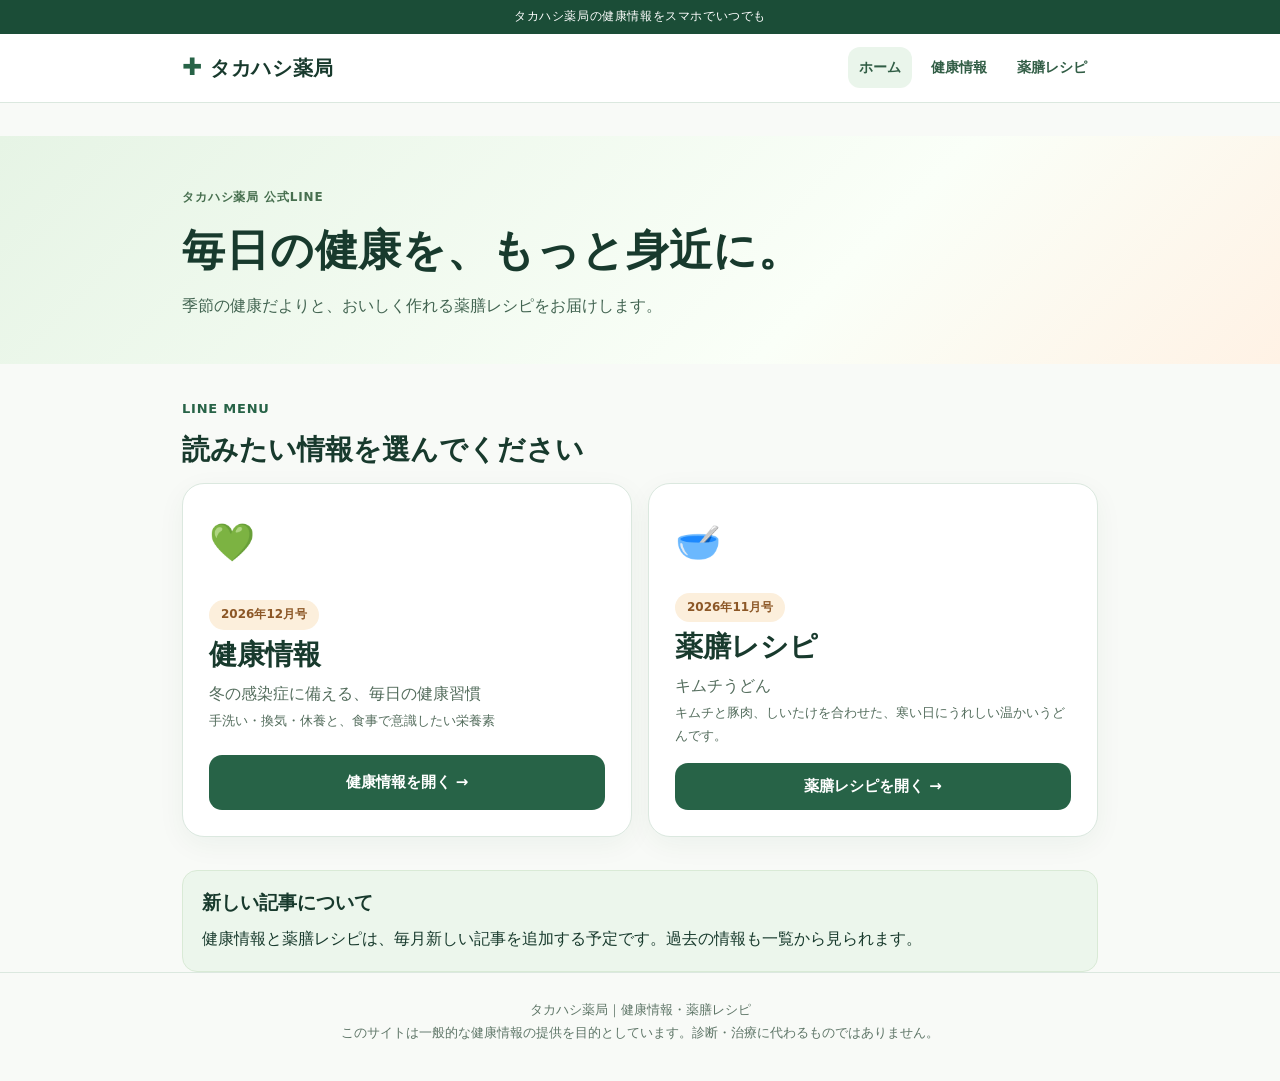
<file: docs/index.html>
<!DOCTYPE html><html lang="ja"><head><meta charset="utf-8"><meta name="viewport" content="width=device-width, initial-scale=1"><meta name="theme-color" content="#1b4d37"><meta name="description" content="健康情報・薬膳レシピ"><title>健康情報・薬膳レシピ | タカハシ薬局</title><link rel="stylesheet" href="./assets/style.css"></head>
<body><div class="ribbon">タカハシ薬局の健康情報をスマホでいつでも</div><header><div class="wrap head"><a class="brand" href="./index.html"><em>✚</em> タカハシ薬局</a><nav aria-label="メインメニュー"><a href="./index.html" aria-current=page>ホーム</a><a href="./health/" >健康情報</a><a href="./recipes/" >薬膳レシピ</a></nav></div></header>
<section class="hero"><div class="wrap"><span class="tag">タカハシ薬局 公式LINE</span><h1>毎日の健康を、もっと身近に。</h1><p class="lead">季節の健康だよりと、おいしく作れる薬膳レシピをお届けします。</p></div></section><main class="wrap"><section><p class="sectionlabel">LINE MENU</p><h2>読みたい情報を選んでください</h2><div class="grid"><article class="card feature"><div class="label">💚</div><div><span class="issue">2026年12月号</span><h2>健康情報</h2><p>冬の感染症に備える、毎日の健康習慣</p><p class="small">手洗い・換気・休養と、食事で意識したい栄養素</p></div><a class="btn" href="health/">健康情報を開く →</a></article><article class="card feature"><div class="label">🥣</div><div><span class="issue">2026年11月号</span><h2>薬膳レシピ</h2><p>キムチうどん</p><p class="small">キムチと豚肉、しいたけを合わせた、寒い日にうれしい温かいうどんです。</p></div><a class="btn" href="recipes/">薬膳レシピを開く →</a></article></div></section><section class="info"><h3>新しい記事について</h3><p>健康情報と薬膳レシピは、毎月新しい記事を追加する予定です。過去の情報も一覧から見られます。</p></section></main>
<footer class="footer"><div class="wrap">タカハシ薬局｜健康情報・薬膳レシピ<br>このサイトは一般的な健康情報の提供を目的としています。診断・治療に代わるものではありません。</div></footer><div class="mobilebar" aria-label="スマホメニュー"><a href="./index.html"><span>🏠</span>ホーム</a><a href="./health/"><span>💚</span>健康情報</a><a href="./recipes/"><span>🥣</span>薬膳レシピ</a></div>
<script>document.querySelectorAll('[data-filter]').forEach(input=>input.addEventListener('input',()=>{const q=input.value.trim().toLowerCase();document.querySelectorAll('[data-search]').forEach(card=>{card.hidden=!card.dataset.search.toLowerCase().includes(q)})}));</script>
</body></html>
</file>
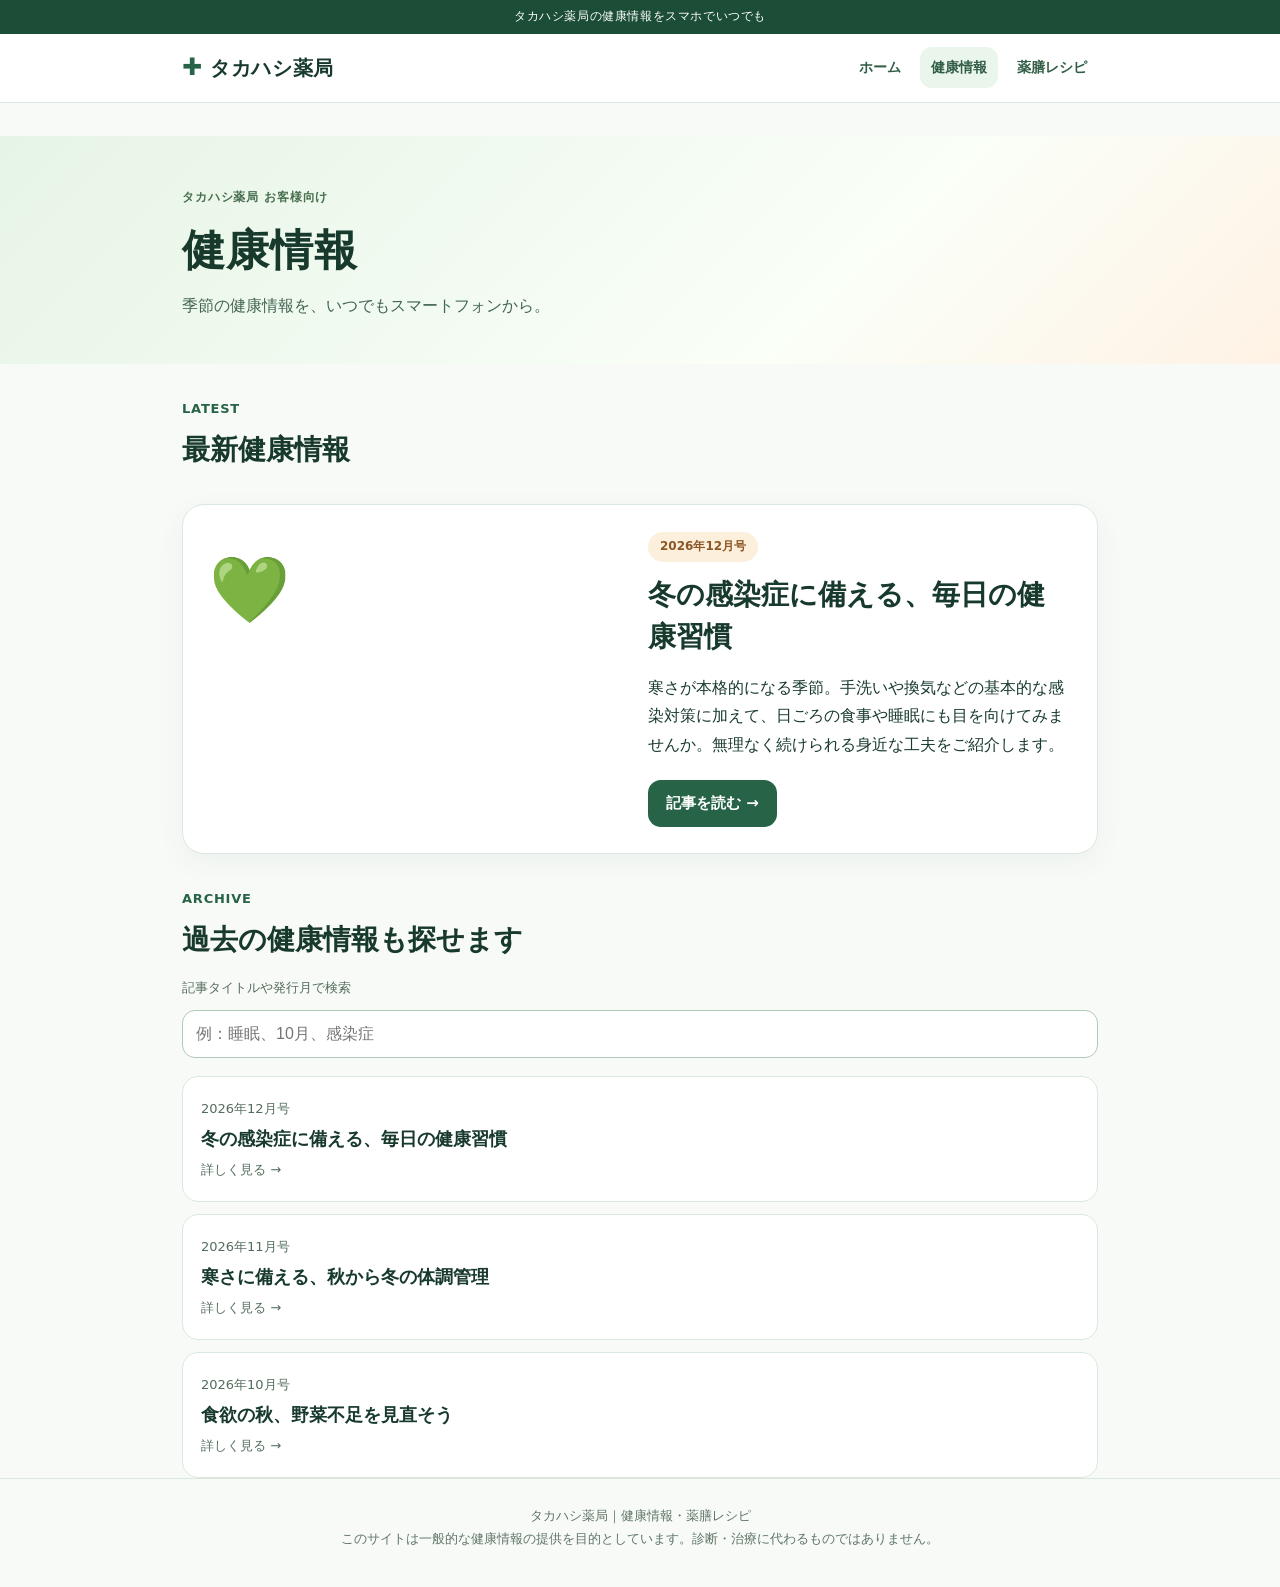
<file: docs/health/index.html>
<!DOCTYPE html><html lang="ja"><head><meta charset="utf-8"><meta name="viewport" content="width=device-width, initial-scale=1"><meta name="theme-color" content="#1b4d37"><meta name="description" content="健康情報"><title>健康情報 | タカハシ薬局</title><link rel="stylesheet" href="../assets/style.css"></head>
<body><div class="ribbon">タカハシ薬局の健康情報をスマホでいつでも</div><header><div class="wrap head"><a class="brand" href="../index.html"><em>✚</em> タカハシ薬局</a><nav aria-label="メインメニュー"><a href="../index.html" >ホーム</a><a href="../health/" aria-current=page>健康情報</a><a href="../recipes/" >薬膳レシピ</a></nav></div></header>
<section class="hero"><div class="wrap"><span class="tag">タカハシ薬局 お客様向け</span><h1>健康情報</h1><p class="lead">季節の健康情報を、いつでもスマートフォンから。</p></div></section><main class="wrap"><section><p class="sectionlabel">LATEST</p><h2>最新健康情報</h2><section class="card"><div class="grid"><div><div style="font-size:65px">💚</div></div><div><span class="issue">2026年12月号</span><h2 style="margin-top:12px">冬の感染症に備える、毎日の健康習慣</h2><p>寒さが本格的になる季節。手洗いや換気などの基本的な感染対策に加えて、日ごろの食事や睡眠にも目を向けてみませんか。無理なく続けられる身近な工夫をご紹介します。</p><div class="cta"><a class="btn" href="winter-health-202612.html">記事を読む →</a></div></div></div></section></section><section id="backnumber" style="scroll-margin-top:85px"><p class="sectionlabel">ARCHIVE</p><h2>過去の健康情報も探せます</h2><label for="search" class="small muted">記事タイトルや発行月で検索</label><input id="search" class="search" data-filter type="search" placeholder="例：睡眠、10月、感染症" autocomplete="off"><div class="article-list"><a data-search="2026年12月号 冬の感染症に備える、毎日の健康習慣 寒さが本格的になる季節。手洗いや換気などの基本的な感染対策に加えて、日ごろの食事や睡眠にも目を向けてみませんか。無理なく続けられる身近な工夫をご紹介します。" href="winter-health-202612.html"><span class="small">2026年12月号</span><strong>冬の感染症に備える、毎日の健康習慣</strong><span class="small">詳しく見る →</span></a><a data-search="2026年11月号 寒さに備える 秋から冬の体調管理 冷え 温活 たんぱく質 ビタミン" href="cold-care-202611.html"><span class="small">2026年11月号</span><strong>寒さに備える、秋から冬の体調管理</strong><span class="small">詳しく見る →</span></a><a data-search="2026年10月号 食欲の秋 野菜不足を見直そう 食物繊維 ビタミンC βカロテン プログリーン" href="autumn-sleep-202610.html"><span class="small">2026年10月号</span><strong>食欲の秋、野菜不足を見直そう</strong><span class="small">詳しく見る →</span></a></div></section></main>
<footer class="footer"><div class="wrap">タカハシ薬局｜健康情報・薬膳レシピ<br>このサイトは一般的な健康情報の提供を目的としています。診断・治療に代わるものではありません。</div></footer><div class="mobilebar" aria-label="スマホメニュー"><a href="../index.html"><span>🏠</span>ホーム</a><a href="../health/"><span>💚</span>健康情報</a><a href="../recipes/"><span>🥣</span>薬膳レシピ</a></div>
<script>document.querySelectorAll('[data-filter]').forEach(input=>input.addEventListener('input',()=>{const q=input.value.trim().toLowerCase();document.querySelectorAll('[data-search]').forEach(card=>{card.hidden=!card.dataset.search.toLowerCase().includes(q)})}));</script>
</body></html>
</file>
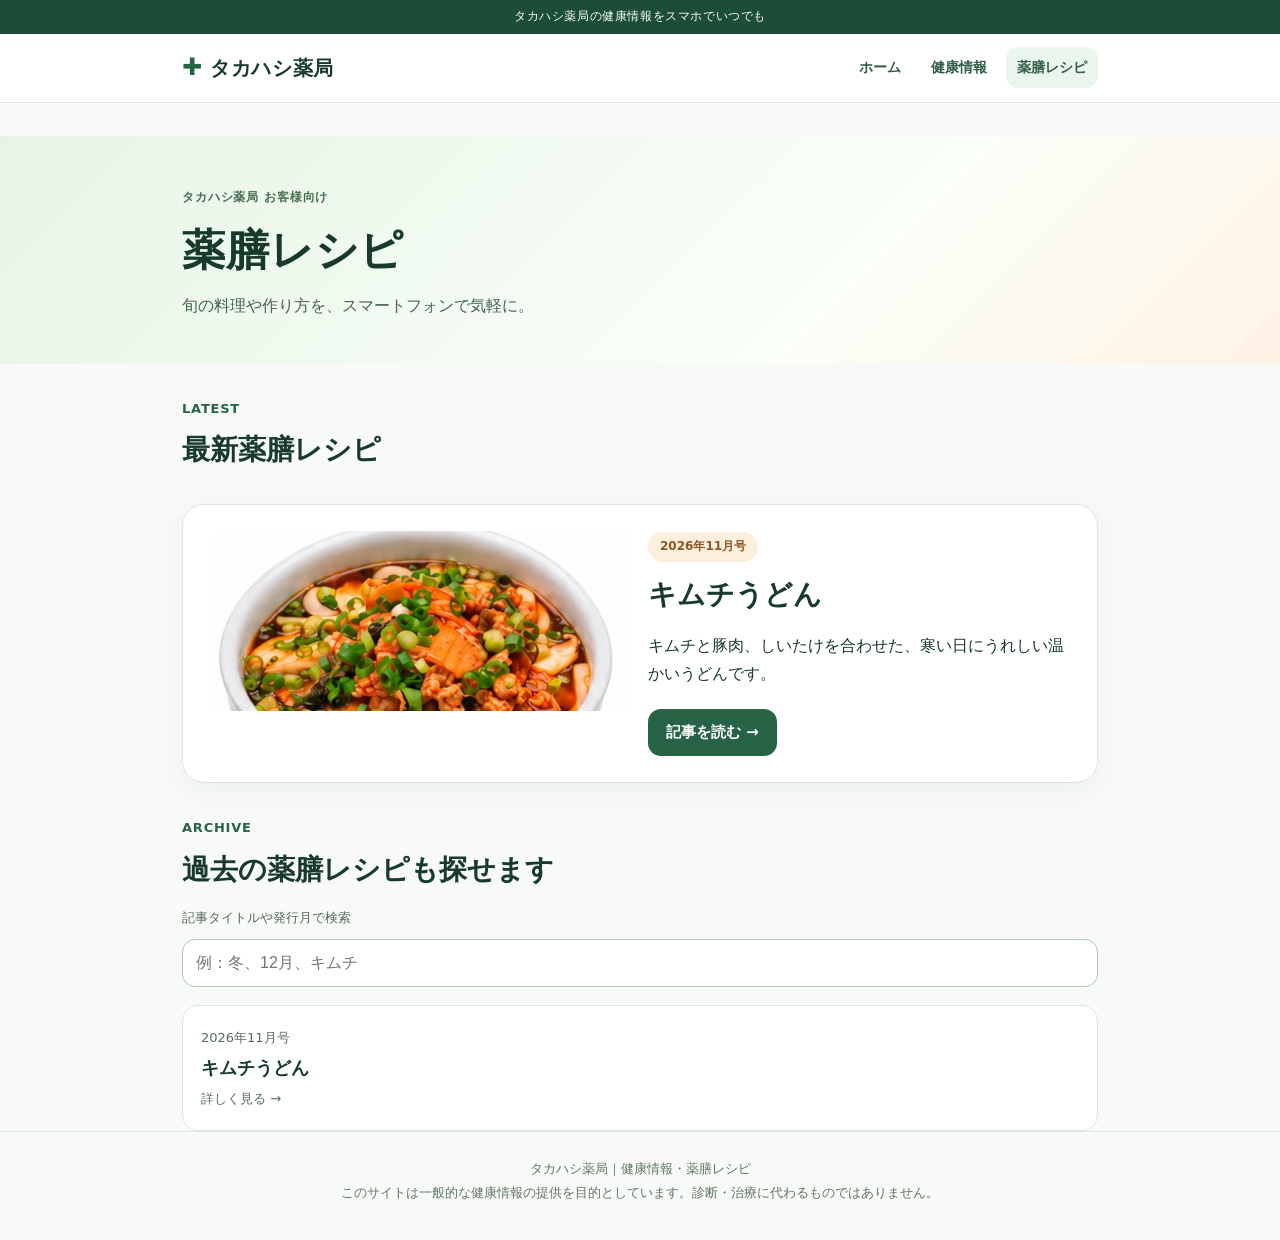
<file: docs/recipes/index.html>
<!DOCTYPE html><html lang="ja"><head><meta charset="utf-8"><meta name="viewport" content="width=device-width, initial-scale=1"><meta name="theme-color" content="#1b4d37"><meta name="description" content="薬膳レシピ"><title>薬膳レシピ | タカハシ薬局</title><link rel="stylesheet" href="../assets/style.css"></head>
<body><div class="ribbon">タカハシ薬局の健康情報をスマホでいつでも</div><header><div class="wrap head"><a class="brand" href="../index.html"><em>✚</em> タカハシ薬局</a><nav aria-label="メインメニュー"><a href="../index.html" >ホーム</a><a href="../health/" >健康情報</a><a href="../recipes/" aria-current=page>薬膳レシピ</a></nav></div></header>
<section class="hero"><div class="wrap"><span class="tag">タカハシ薬局 お客様向け</span><h1>薬膳レシピ</h1><p class="lead">旬の料理や作り方を、スマートフォンで気軽に。</p></div></section><main class="wrap"><section><p class="sectionlabel">LATEST</p><h2>最新薬膳レシピ</h2><section class="card"><div class="grid"><div><img class="recipe-card-img" src="../assets/kimchi_udon.jpg" alt="キムチうどん"></div><div><span class="issue">2026年11月号</span><h2 style="margin-top:12px">キムチうどん</h2><p>キムチと豚肉、しいたけを合わせた、寒い日にうれしい温かいうどんです。</p><div class="cta"><a class="btn" href="kimchi-udon-202611.html">記事を読む →</a></div></div></div></section></section><section><p class="sectionlabel">ARCHIVE</p><h2>過去の薬膳レシピも探せます</h2><label for="search" class="small muted">記事タイトルや発行月で検索</label><input id="search" class="search" data-filter type="search" placeholder="例：冬、12月、キムチ" autocomplete="off"><div class="article-list"><a data-search="2026年11月号 キムチうどん キムチと豚肉、しいたけを合わせた、寒い日にうれしい温かいうどんです。" href="kimchi-udon-202611.html"><span class="small">2026年11月号</span><strong>キムチうどん</strong><span class="small">詳しく見る →</span></a></div></section></main>
<footer class="footer"><div class="wrap">タカハシ薬局｜健康情報・薬膳レシピ<br>このサイトは一般的な健康情報の提供を目的としています。診断・治療に代わるものではありません。</div></footer><div class="mobilebar" aria-label="スマホメニュー"><a href="../index.html"><span>🏠</span>ホーム</a><a href="../health/"><span>💚</span>健康情報</a><a href="../recipes/"><span>🥣</span>薬膳レシピ</a></div>
<script>document.querySelectorAll('[data-filter]').forEach(input=>input.addEventListener('input',()=>{const q=input.value.trim().toLowerCase();document.querySelectorAll('[data-search]').forEach(card=>{card.hidden=!card.dataset.search.toLowerCase().includes(q)})}));</script>
</body></html>
</file>
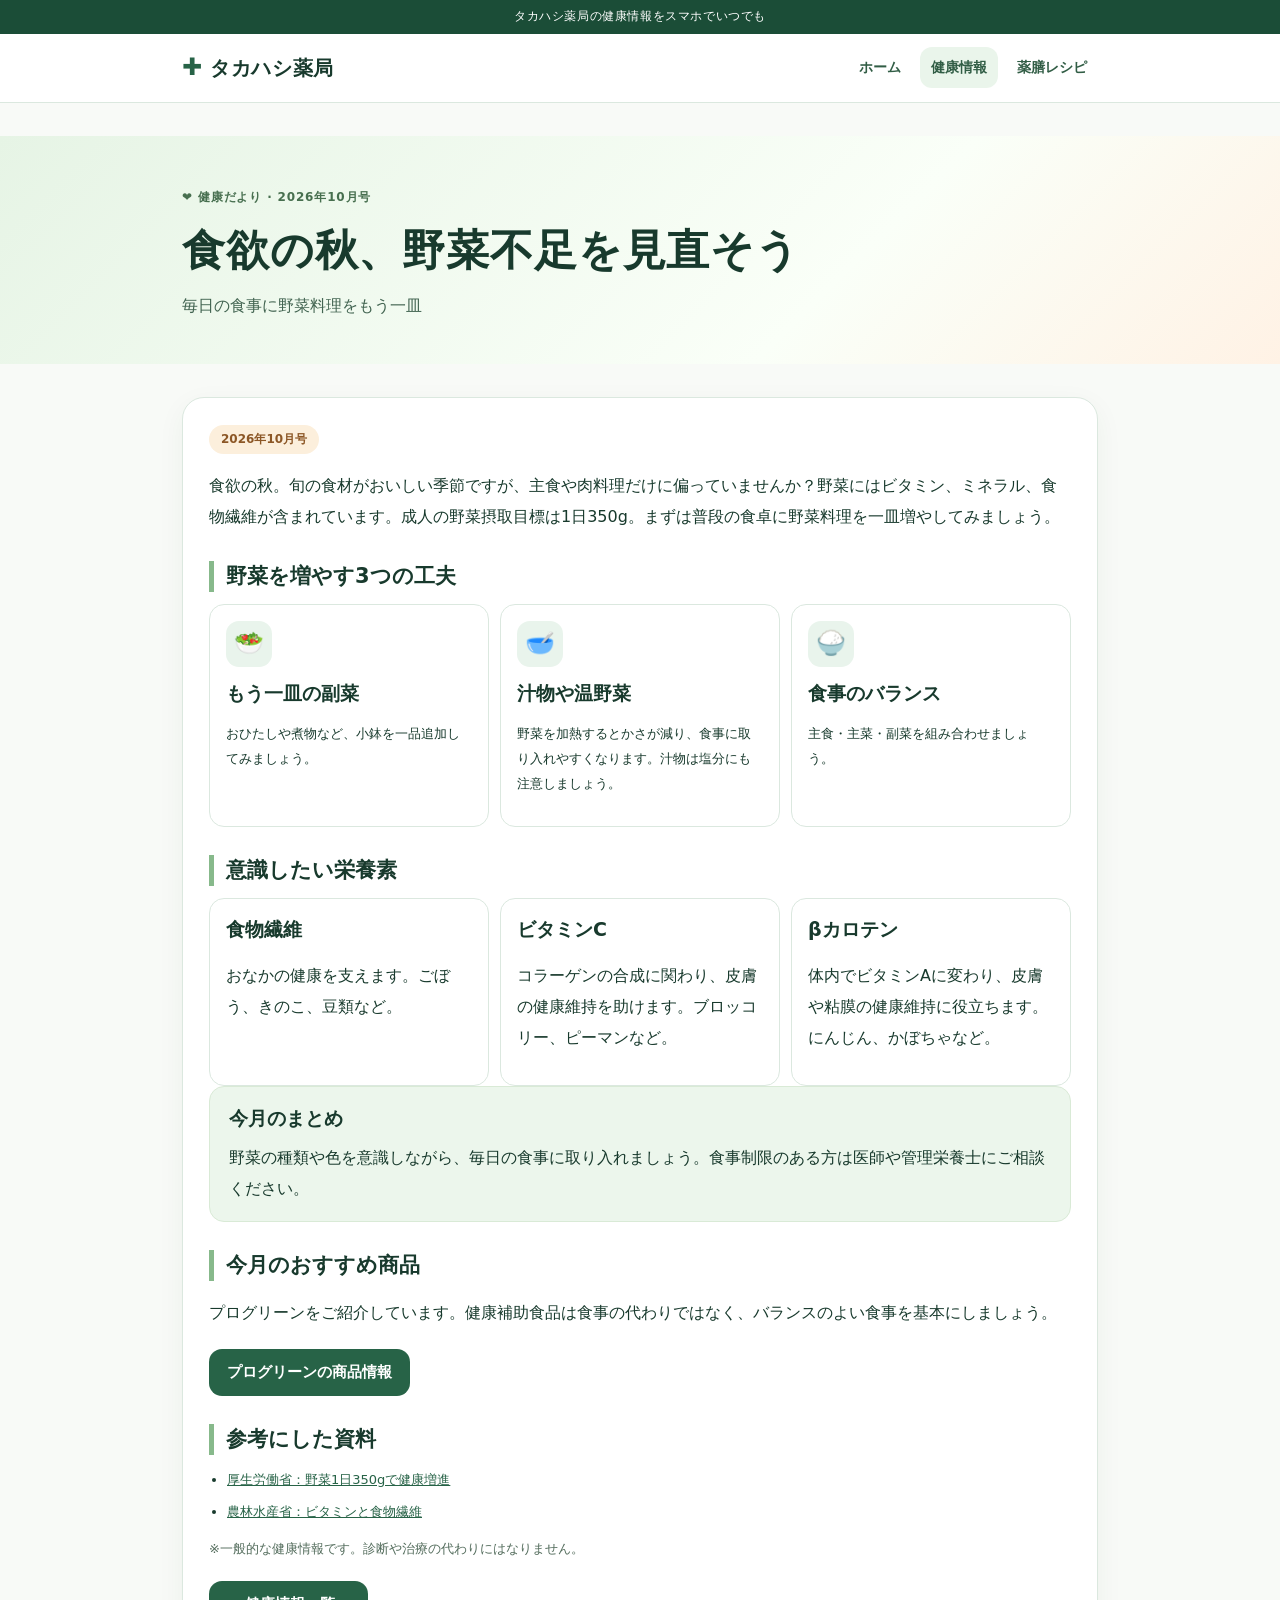
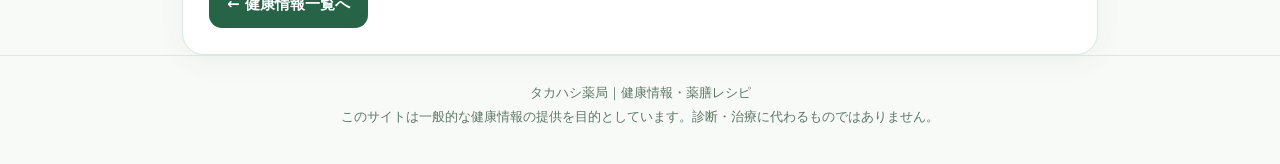
<file: docs/health/autumn-sleep-202610.html>
<!DOCTYPE html><html lang="ja"><head><meta charset="utf-8"><meta name="viewport" content="width=device-width, initial-scale=1"><meta name="theme-color" content="#b83b45"><meta name="description" content="成人の野菜摂取目標は1日350g。食物繊維・ビタミンC・βカロテンの働きと、秋の食卓で野菜を増やす工夫をご紹介します。"><title>食欲の秋、野菜不足を見直そう | タカハシ薬局</title><link rel="stylesheet" href="../assets/style.css"></head>
<body class="site-health"><div class="ribbon">タカハシ薬局の健康情報をスマホでいつでも</div><header><div class="wrap head"><a class="brand" href="../index.html"><em>✚</em> タカハシ薬局</a><nav aria-label="メインメニュー"><a href="../index.html">ホーム</a><a href="../health/" aria-current="page">健康情報</a><a href="../recipes/">薬膳レシピ</a></nav></div></header>
<section class="hero"><div class="wrap"><span class="tag">❤️ 健康だより · 2026年10月号</span><h1>食欲の秋、野菜不足を見直そう</h1><p class="lead">毎日の食事に野菜料理をもう一皿</p></div></section>
<main class="wrap article"><section class="card"><span class="issue">2026年10月号</span><p>食欲の秋。旬の食材がおいしい季節ですが、主食や肉料理だけに偏っていませんか？野菜にはビタミン、ミネラル、食物繊維が含まれています。成人の野菜摂取目標は1日350g。まずは普段の食卓に野菜料理を一皿増やしてみましょう。</p><h2 class="article-sub">野菜を増やす3つの工夫</h2><div class="cols3"><div class="mini"><div class="emblem">🥗</div><h3>もう一皿の副菜</h3><p class="small">おひたしや煮物など、小鉢を一品追加してみましょう。</p></div><div class="mini"><div class="emblem">🥣</div><h3>汁物や温野菜</h3><p class="small">野菜を加熱するとかさが減り、食事に取り入れやすくなります。汁物は塩分にも注意しましょう。</p></div><div class="mini"><div class="emblem">🍚</div><h3>食事のバランス</h3><p class="small">主食・主菜・副菜を組み合わせましょう。</p></div></div><h2 class="article-sub">意識したい栄養素</h2><div class="cols3"><div class="mini"><h3>食物繊維</h3><p>おなかの健康を支えます。ごぼう、きのこ、豆類など。</p></div><div class="mini"><h3>ビタミンC</h3><p>コラーゲンの合成に関わり、皮膚の健康維持を助けます。ブロッコリー、ピーマンなど。</p></div><div class="mini"><h3>βカロテン</h3><p>体内でビタミンAに変わり、皮膚や粘膜の健康維持に役立ちます。にんじん、かぼちゃなど。</p></div></div><div class="info"><h3>今月のまとめ</h3><p>野菜の種類や色を意識しながら、毎日の食事に取り入れましょう。食事制限のある方は医師や管理栄養士にご相談ください。</p></div><h2 class="article-sub">今月のおすすめ商品</h2><p>プログリーンをご紹介しています。健康補助食品は食事の代わりではなく、バランスのよい食事を基本にしましょう。</p><div class="cta"><a class="btn" href="../products/progreen-202610.html">プログリーンの商品情報</a></div><h2 class="article-sub">参考にした資料</h2><ul class="source-list"><li><a href="https://kennet.mhlw.go.jp/information/information/food/e-03-015">厚生労働省：野菜1日350gで健康増進</a></li><li><a href="https://www.maff.go.jp/j/syokuiku/minna_navi/topics/topics3_04.html">農林水産省：ビタミンと食物繊維</a></li></ul><p class="muted small">※一般的な健康情報です。診断や治療の代わりにはなりません。</p><div class="cta"><a class="btn" href="./">← 健康情報一覧へ</a></div></section></main>
<footer class="footer"><div class="wrap">タカハシ薬局｜健康情報・薬膳レシピ<br>このサイトは一般的な健康情報の提供を目的としています。診断・治療に代わるものではありません。</div></footer><div class="mobilebar" aria-label="スマホメニュー"><a href="../index.html"><span>🏠</span>ホーム</a><a href="../health/"><span>💚</span>健康情報</a><a href="../recipes/"><span>🥣</span>薬膳レシピ</a></div></body></html>
</file>
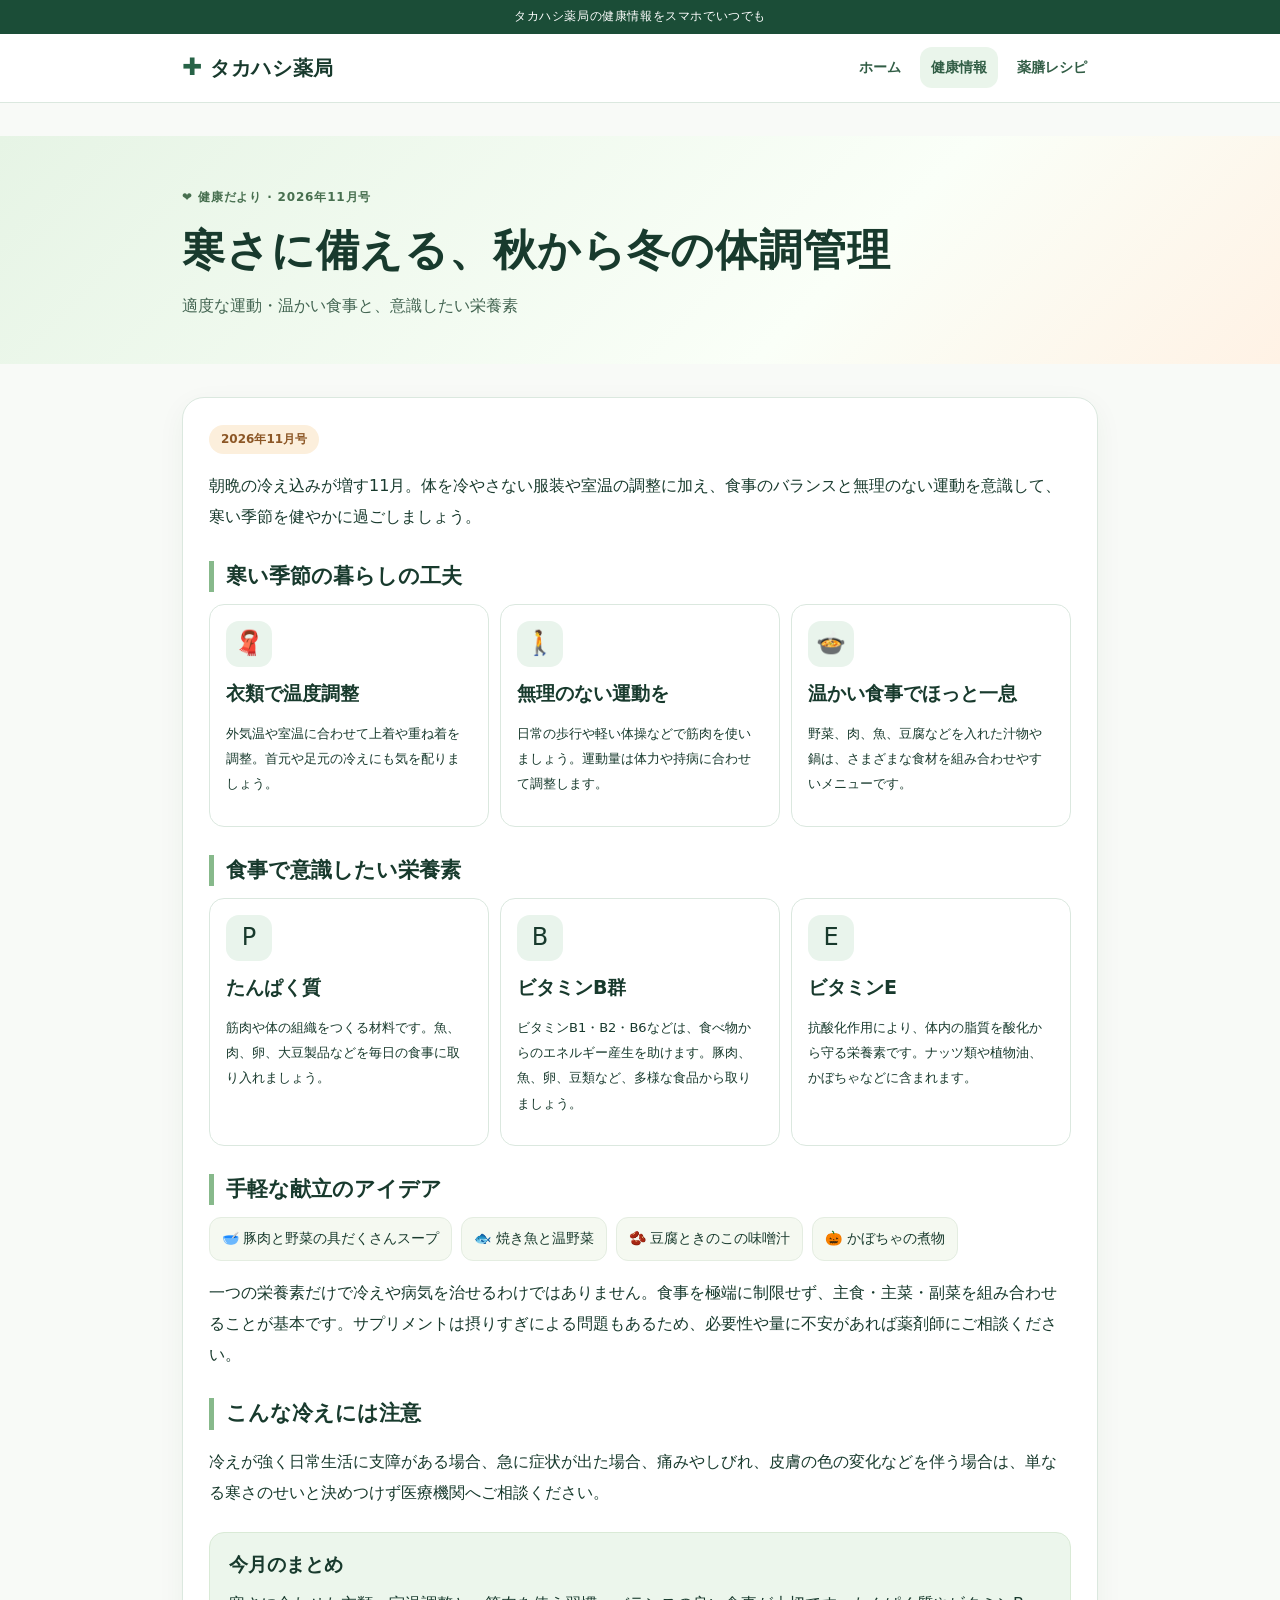
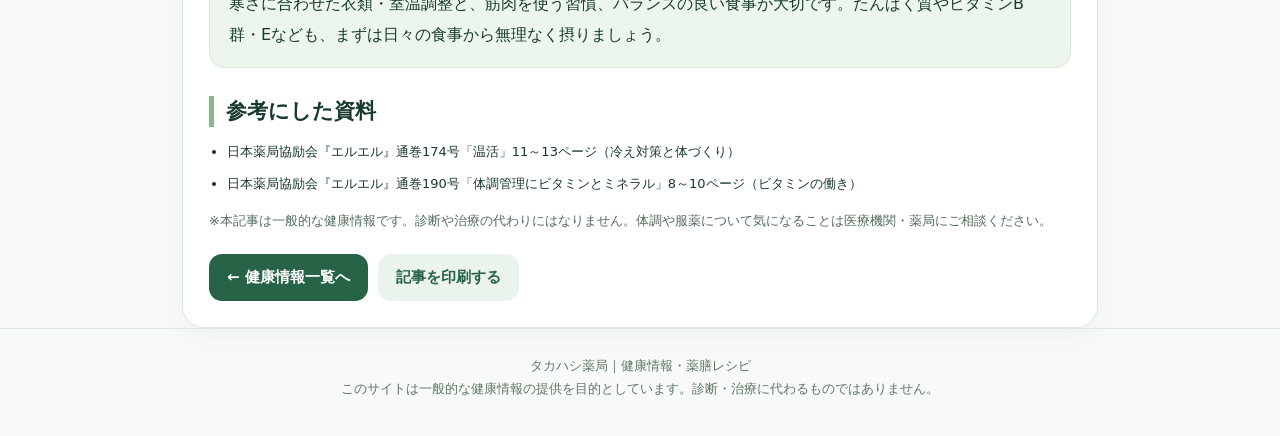
<file: docs/health/cold-care-202611.html>
<!DOCTYPE html><html lang="ja"><head><meta charset="utf-8"><meta name="viewport" content="width=device-width, initial-scale=1"><meta name="theme-color" content="#b83b45"><meta name="description" content="11月の健康情報。寒さに備え、衣類・室温の調整、適度な運動、たんぱく質やビタミンを意識した食生活を紹介します。"><title>寒さに備える、秋から冬の体調管理 | タカハシ薬局</title><link rel="stylesheet" href="../assets/style.css"></head>
<body class="site-health"><div class="ribbon">タカハシ薬局の健康情報をスマホでいつでも</div><header><div class="wrap head"><a class="brand" href="../index.html"><em>✚</em> タカハシ薬局</a><nav aria-label="メインメニュー"><a href="../index.html">ホーム</a><a href="../health/" aria-current="page">健康情報</a><a href="../recipes/">薬膳レシピ</a></nav></div></header>
<section class="hero"><div class="wrap"><span class="tag">❤️ 健康だより · 2026年11月号</span><h1>寒さに備える、秋から冬の体調管理</h1><p class="lead">適度な運動・温かい食事と、意識したい栄養素</p></div></section>
<main class="wrap article"><section class="card"><span class="issue">2026年11月号</span><p>朝晩の冷え込みが増す11月。体を冷やさない服装や室温の調整に加え、食事のバランスと無理のない運動を意識して、寒い季節を健やかに過ごしましょう。</p>
<h2 class="article-sub">寒い季節の暮らしの工夫</h2><div class="cols3"><div class="mini"><div class="emblem">🧣</div><h3>衣類で温度調整</h3><p class="small">外気温や室温に合わせて上着や重ね着を調整。首元や足元の冷えにも気を配りましょう。</p></div><div class="mini"><div class="emblem">🚶</div><h3>無理のない運動を</h3><p class="small">日常の歩行や軽い体操などで筋肉を使いましょう。運動量は体力や持病に合わせて調整します。</p></div><div class="mini"><div class="emblem">🍲</div><h3>温かい食事でほっと一息</h3><p class="small">野菜、肉、魚、豆腐などを入れた汁物や鍋は、さまざまな食材を組み合わせやすいメニューです。</p></div></div>
<h2 class="article-sub">食事で意識したい栄養素</h2><div class="cols3"><div class="mini"><div class="emblem">P</div><h3>たんぱく質</h3><p class="small">筋肉や体の組織をつくる材料です。魚、肉、卵、大豆製品などを毎日の食事に取り入れましょう。</p></div><div class="mini"><div class="emblem">B</div><h3>ビタミンB群</h3><p class="small">ビタミンB1・B2・B6などは、食べ物からのエネルギー産生を助けます。豚肉、魚、卵、豆類など、多様な食品から取りましょう。</p></div><div class="mini"><div class="emblem">E</div><h3>ビタミンE</h3><p class="small">抗酸化作用により、体内の脂質を酸化から守る栄養素です。ナッツ類や植物油、かぼちゃなどに含まれます。</p></div></div>
<h2 class="article-sub">手軽な献立のアイデア</h2><div class="foods"><span class="food">🥣 豚肉と野菜の具だくさんスープ</span><span class="food">🐟 焼き魚と温野菜</span><span class="food">🫘 豆腐ときのこの味噌汁</span><span class="food">🎃 かぼちゃの煮物</span></div>
<p>一つの栄養素だけで冷えや病気を治せるわけではありません。食事を極端に制限せず、主食・主菜・副菜を組み合わせることが基本です。サプリメントは摂りすぎによる問題もあるため、必要性や量に不安があれば薬剤師にご相談ください。</p>
<h2 class="article-sub">こんな冷えには注意</h2><p>冷えが強く日常生活に支障がある場合、急に症状が出た場合、痛みやしびれ、皮膚の色の変化などを伴う場合は、単なる寒さのせいと決めつけず医療機関へご相談ください。</p>
<div class="info" style="margin-top:24px"><h3>今月のまとめ</h3><p>寒さに合わせた衣類・室温調整と、筋肉を使う習慣、バランスの良い食事が大切です。たんぱく質やビタミンB群・Eなども、まずは日々の食事から無理なく摂りましょう。</p></div>
<h2 class="article-sub">参考にした資料</h2><ul class="source-list"><li>日本薬局協励会『エルエル』通巻174号「温活」11～13ページ（冷え対策と体づくり）</li><li>日本薬局協励会『エルエル』通巻190号「体調管理にビタミンとミネラル」8～10ページ（ビタミンの働き）</li></ul>
<p class="muted small">※本記事は一般的な健康情報です。診断や治療の代わりにはなりません。体調や服薬について気になることは医療機関・薬局にご相談ください。</p><div class="cta"><a class="btn" href="./">← 健康情報一覧へ</a><button class="btn light" onclick="window.print()">記事を印刷する</button></div></section></main>
<footer class="footer"><div class="wrap">タカハシ薬局｜健康情報・薬膳レシピ<br>このサイトは一般的な健康情報の提供を目的としています。診断・治療に代わるものではありません。</div></footer><div class="mobilebar" aria-label="スマホメニュー"><a href="../index.html"><span>🏠</span>ホーム</a><a href="../health/"><span>💚</span>健康情報</a><a href="../recipes/"><span>🥣</span>薬膳レシピ</a></div></body></html>
</file>
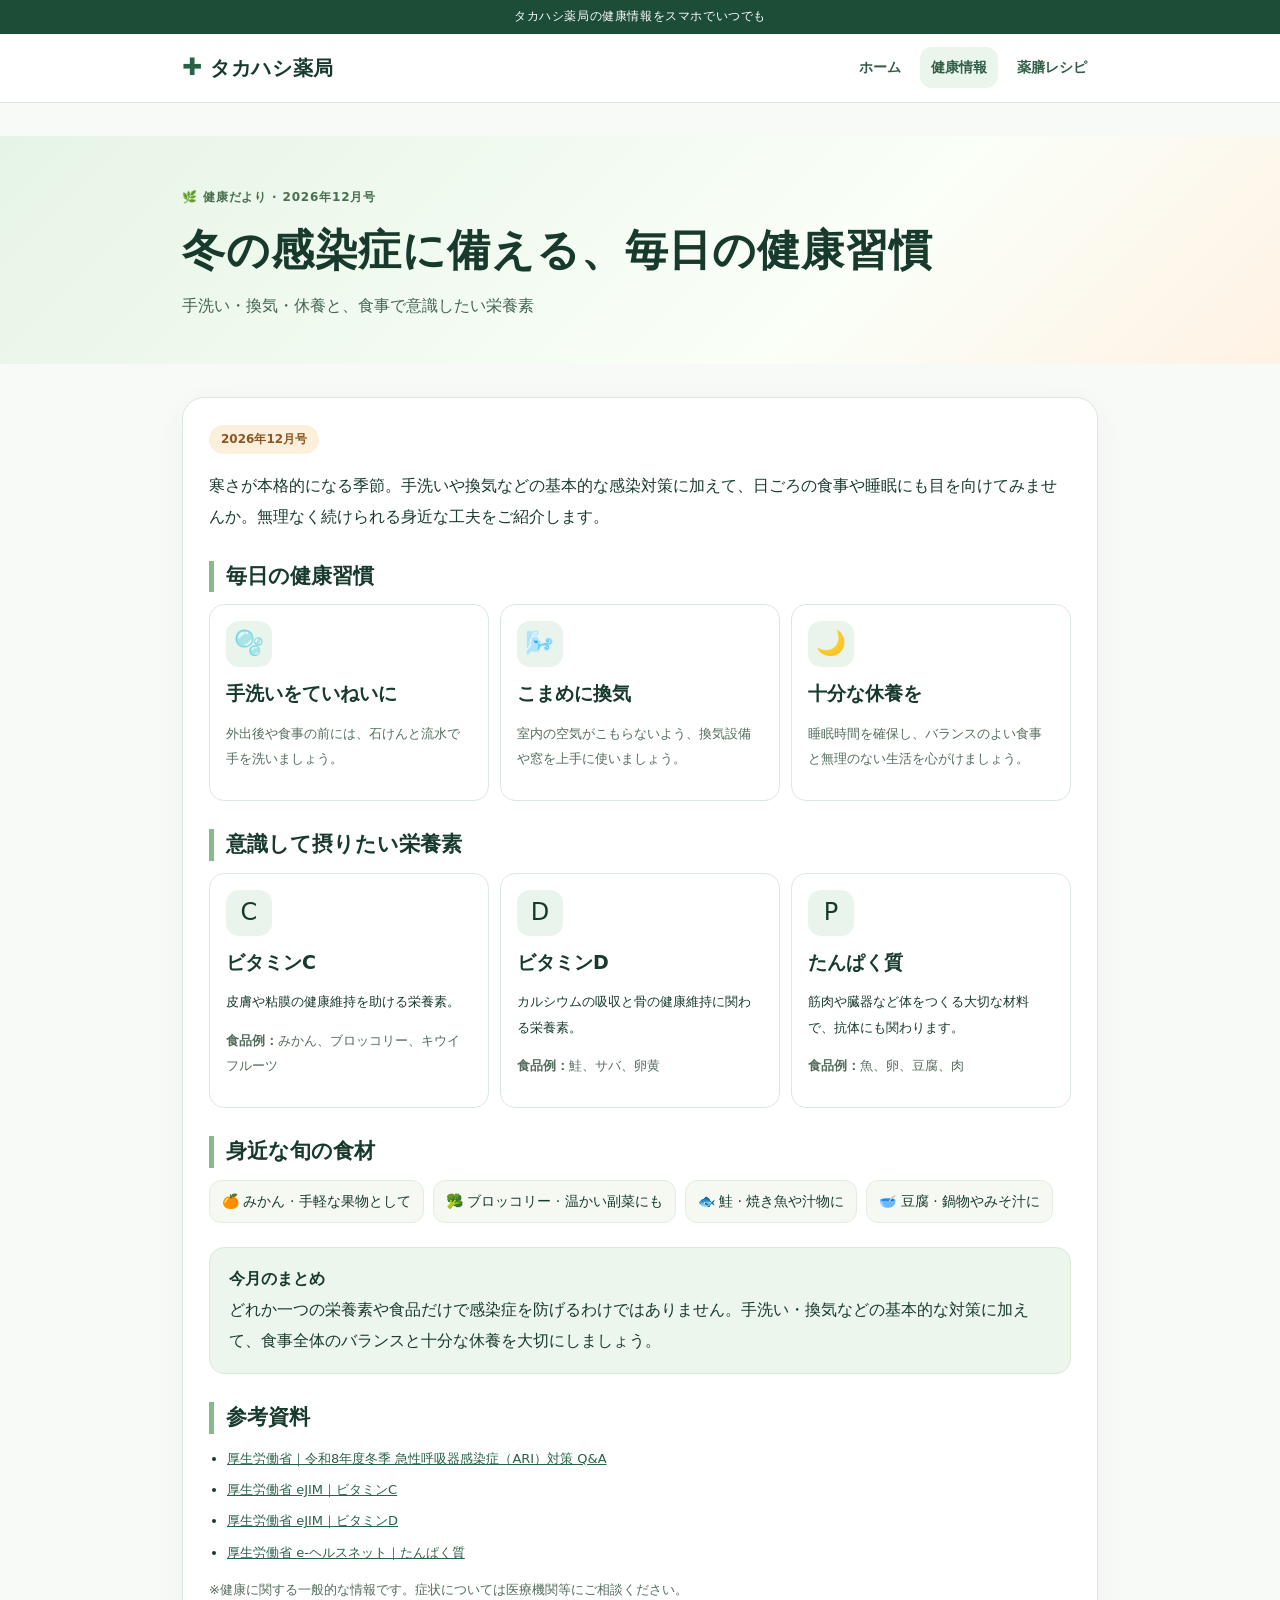
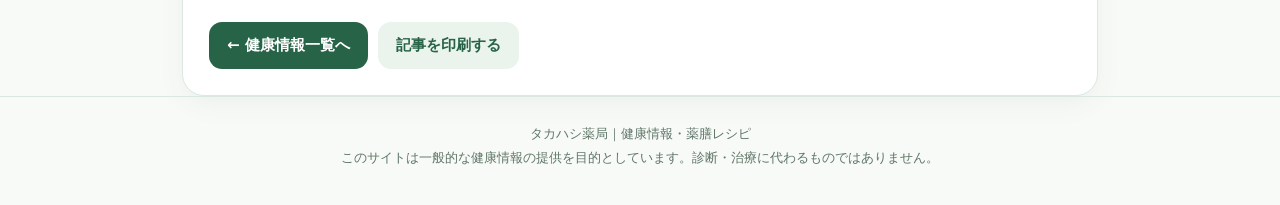
<file: docs/health/winter-health-202612.html>
<!DOCTYPE html><html lang="ja"><head><meta charset="utf-8"><meta name="viewport" content="width=device-width, initial-scale=1"><meta name="theme-color" content="#1b4d37"><meta name="description" content="寒さが本格的になる季節。手洗いや換気などの基本的な感染対策に加えて、日ごろの食事や睡眠にも目を向けてみませんか。無理なく続けられる身近な工夫をご紹介します。"><title>冬の感染症に備える、毎日の健康習慣 | タカハシ薬局</title><link rel="stylesheet" href="../assets/style.css"></head>
<body><div class="ribbon">タカハシ薬局の健康情報をスマホでいつでも</div><header><div class="wrap head"><a class="brand" href="../index.html"><em>✚</em> タカハシ薬局</a><nav aria-label="メインメニュー"><a href="../index.html" >ホーム</a><a href="../health/" aria-current=page>健康情報</a><a href="../recipes/" >薬膳レシピ</a></nav></div></header>
<section class="hero"><div class="wrap"><span class="tag">🌿 健康だより · 2026年12月号</span><h1>冬の感染症に備える、毎日の健康習慣</h1><p class="lead">手洗い・換気・休養と、食事で意識したい栄養素</p></div></section><main class="wrap article"><section class="card"><span class="issue">2026年12月号</span><p>寒さが本格的になる季節。手洗いや換気などの基本的な感染対策に加えて、日ごろの食事や睡眠にも目を向けてみませんか。無理なく続けられる身近な工夫をご紹介します。</p><h2 class="article-sub">毎日の健康習慣</h2><div class="cols3"><div class="mini"><div class="emblem">🫧</div><h3>手洗いをていねいに</h3><p class="muted small">外出後や食事の前には、石けんと流水で手を洗いましょう。</p></div><div class="mini"><div class="emblem">🌬️</div><h3>こまめに換気</h3><p class="muted small">室内の空気がこもらないよう、換気設備や窓を上手に使いましょう。</p></div><div class="mini"><div class="emblem">🌙</div><h3>十分な休養を</h3><p class="muted small">睡眠時間を確保し、バランスのよい食事と無理のない生活を心がけましょう。</p></div></div><h2 class="article-sub">意識して摂りたい栄養素</h2><div class="cols3"><div class="mini"><div class="emblem">C</div><h3>ビタミンC</h3><p class="small">皮膚や粘膜の健康維持を助ける栄養素。</p><p class="small muted"><b>食品例：</b>みかん、ブロッコリー、キウイフルーツ</p></div><div class="mini"><div class="emblem">D</div><h3>ビタミンD</h3><p class="small">カルシウムの吸収と骨の健康維持に関わる栄養素。</p><p class="small muted"><b>食品例：</b>鮭、サバ、卵黄</p></div><div class="mini"><div class="emblem">P</div><h3>たんぱく質</h3><p class="small">筋肉や臓器など体をつくる大切な材料で、抗体にも関わります。</p><p class="small muted"><b>食品例：</b>魚、卵、豆腐、肉</p></div></div><h2 class="article-sub">身近な旬の食材</h2><div class="foods"><span class="food">🍊 みかん · 手軽な果物として</span><span class="food">🥦 ブロッコリー · 温かい副菜にも</span><span class="food">🐟 鮭 · 焼き魚や汁物に</span><span class="food">🥣 豆腐 · 鍋物やみそ汁に</span></div><div class="info" style="margin-top:24px"><strong>今月のまとめ</strong><p>どれか一つの栄養素や食品だけで感染症を防げるわけではありません。手洗い・換気などの基本的な対策に加えて、食事全体のバランスと十分な休養を大切にしましょう。</p></div><h2 class="article-sub">参考資料</h2><ul class="source-list"><li><a href="https://www.mhlw.go.jp/stf/seisakunitsuite/bunya/kenkou_iryou/kenkou/kekkaku-kansenshou/infulenza/QA2026.html" target="_blank" rel="noopener noreferrer">厚生労働省｜令和8年度冬季 急性呼吸器感染症（ARI）対策 Q&amp;A</a></li><li><a href="https://www.ejim.mhlw.go.jp/public/overseas/c03/09.html" target="_blank" rel="noopener noreferrer">厚生労働省 eJIM｜ビタミンC</a></li><li><a href="https://www.ejim.mhlw.go.jp/public/overseas/c03/10.html" target="_blank" rel="noopener noreferrer">厚生労働省 eJIM｜ビタミンD</a></li><li><a href="https://kennet.mhlw.go.jp/information/information/dictionary/food/ye-044" target="_blank" rel="noopener noreferrer">厚生労働省 e-ヘルスネット｜たんぱく質</a></li></ul><p class="muted small">※健康に関する一般的な情報です。症状については医療機関等にご相談ください。</p><div class="cta"><a class="btn" href="./">← 健康情報一覧へ</a><button class="btn light" onclick="window.print()">記事を印刷する</button></div></section></main>
<footer class="footer"><div class="wrap">タカハシ薬局｜健康情報・薬膳レシピ<br>このサイトは一般的な健康情報の提供を目的としています。診断・治療に代わるものではありません。</div></footer><div class="mobilebar" aria-label="スマホメニュー"><a href="../index.html"><span>🏠</span>ホーム</a><a href="../health/"><span>💚</span>健康情報</a><a href="../recipes/"><span>🥣</span>薬膳レシピ</a></div>
<script>document.querySelectorAll('[data-filter]').forEach(input=>input.addEventListener('input',()=>{const q=input.value.trim().toLowerCase();document.querySelectorAll('[data-search]').forEach(card=>{card.hidden=!card.dataset.search.toLowerCase().includes(q)})}));</script>
</body></html>
</file>
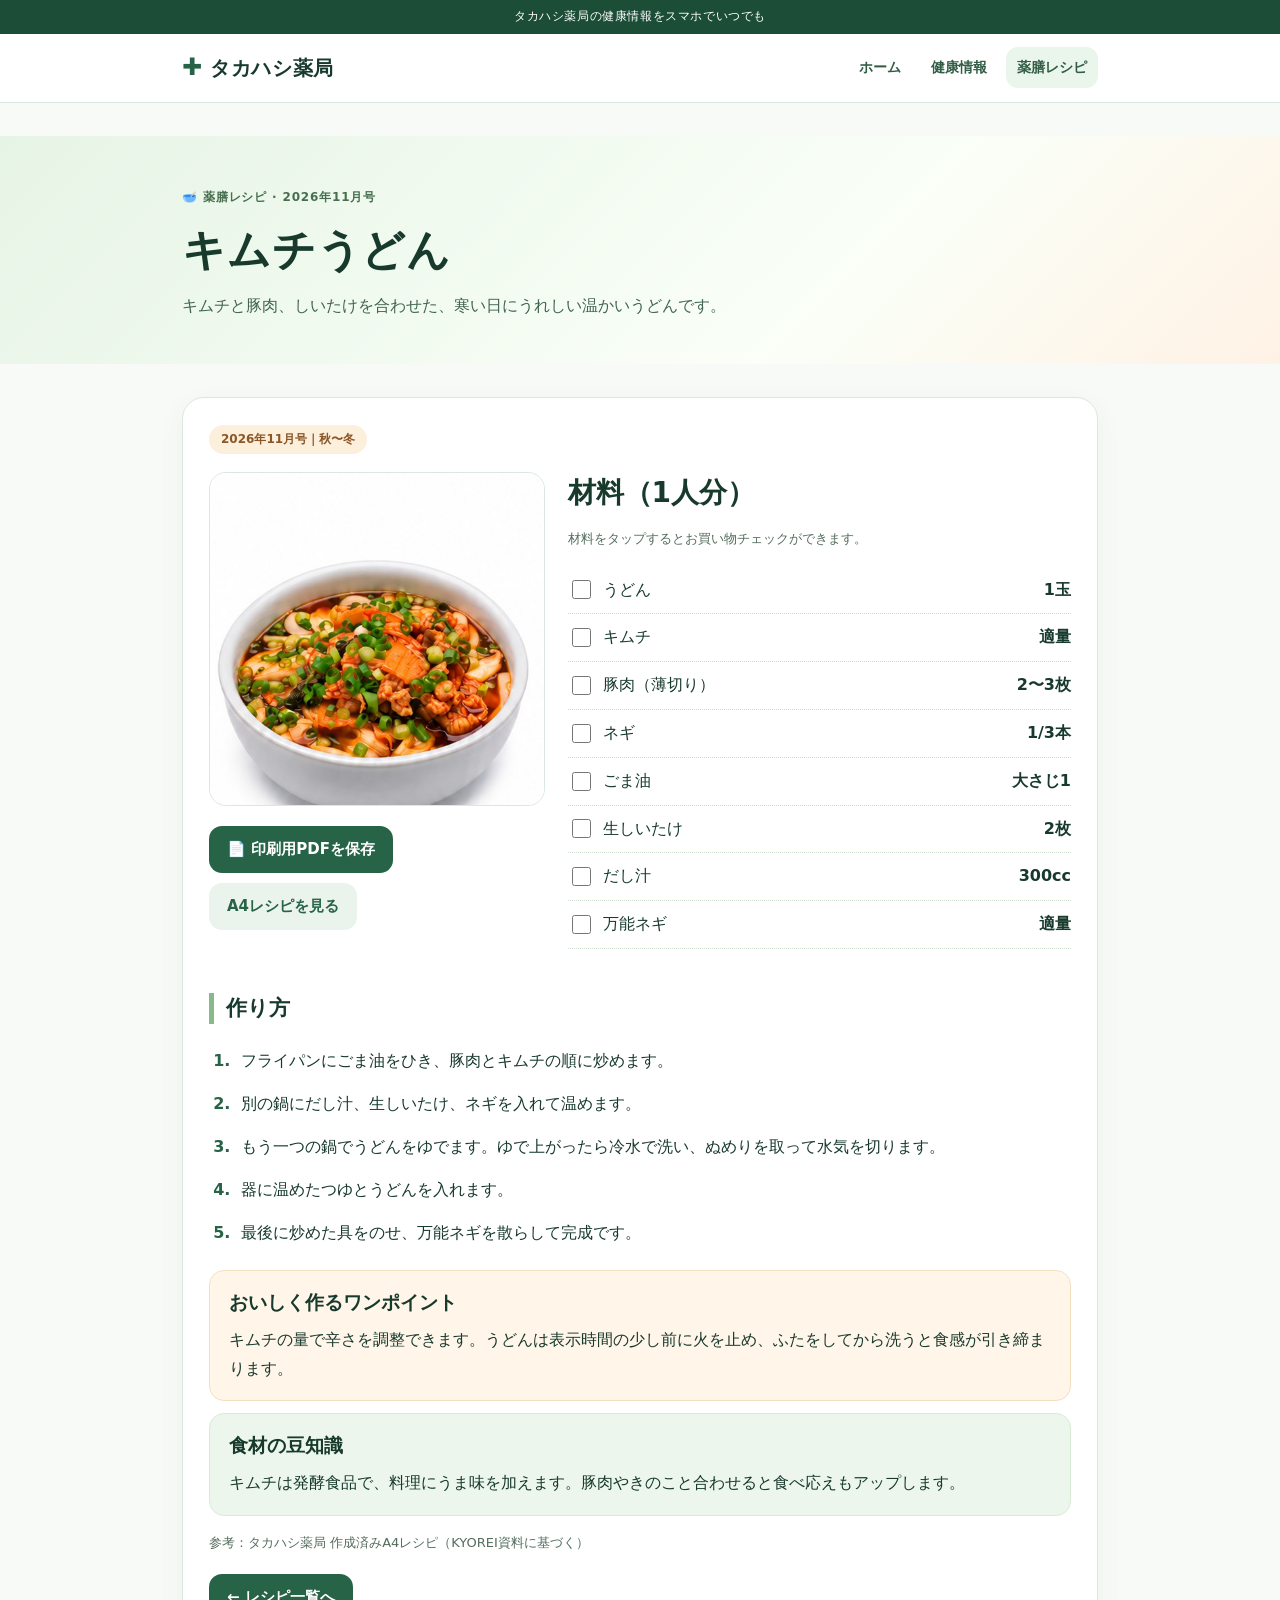
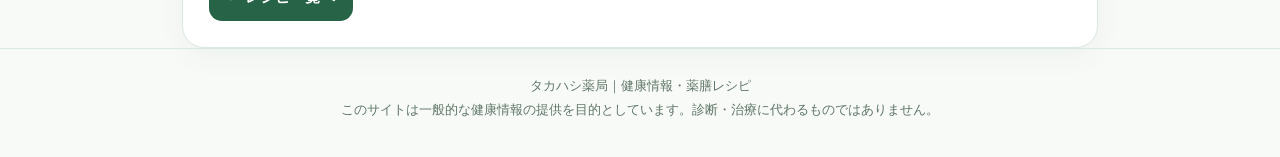
<file: docs/recipes/kimchi-udon-202611.html>
<!DOCTYPE html><html lang="ja"><head><meta charset="utf-8"><meta name="viewport" content="width=device-width, initial-scale=1"><meta name="theme-color" content="#1b4d37"><meta name="description" content="キムチと豚肉、しいたけを合わせた、寒い日にうれしい温かいうどんです。"><title>キムチうどん | タカハシ薬局</title><link rel="stylesheet" href="../assets/style.css"></head>
<body><div class="ribbon">タカハシ薬局の健康情報をスマホでいつでも</div><header><div class="wrap head"><a class="brand" href="../index.html"><em>✚</em> タカハシ薬局</a><nav aria-label="メインメニュー"><a href="../index.html" >ホーム</a><a href="../health/" >健康情報</a><a href="../recipes/" aria-current=page>薬膳レシピ</a></nav></div></header>
<section class="hero"><div class="wrap"><span class="tag">🥣 薬膳レシピ · 2026年11月号</span><h1>キムチうどん</h1><p class="lead">キムチと豚肉、しいたけを合わせた、寒い日にうれしい温かいうどんです。</p></div></section><main class="wrap"><section class="card"><span class="issue">2026年11月号｜秋〜冬</span><div class="recipe-layout" style="margin-top:18px"><div><img class="recipe-photo" src="../assets/kimchi_udon.jpg" alt="キムチうどんの料理写真"><div class="cta"><a class="btn" href="../assets/recipe_20261118.pdf" download>📄 印刷用PDFを保存</a><a class="btn light" href="../assets/recipe_20261118.pdf" target="_blank">A4レシピを見る</a></div></div><div><h2>材料（1人分）</h2><p class="muted small">材料をタップするとお買い物チェックができます。</p><ul class="ingredients"><li><label><input type="checkbox" aria-label="うどんをチェック"><span>うどん</span></label><strong>1玉</strong></li><li><label><input type="checkbox" aria-label="キムチをチェック"><span>キムチ</span></label><strong>適量</strong></li><li><label><input type="checkbox" aria-label="豚肉（薄切り）をチェック"><span>豚肉（薄切り）</span></label><strong>2〜3枚</strong></li><li><label><input type="checkbox" aria-label="ネギをチェック"><span>ネギ</span></label><strong>1/3本</strong></li><li><label><input type="checkbox" aria-label="ごま油をチェック"><span>ごま油</span></label><strong>大さじ1</strong></li><li><label><input type="checkbox" aria-label="生しいたけをチェック"><span>生しいたけ</span></label><strong>2枚</strong></li><li><label><input type="checkbox" aria-label="だし汁をチェック"><span>だし汁</span></label><strong>300cc</strong></li><li><label><input type="checkbox" aria-label="万能ネギをチェック"><span>万能ネギ</span></label><strong>適量</strong></li></ul></div></div><h2 class="article-sub">作り方</h2><ol class="steps"><li>フライパンにごま油をひき、豚肉とキムチの順に炒めます。</li><li>別の鍋にだし汁、生しいたけ、ネギを入れて温めます。</li><li>もう一つの鍋でうどんをゆでます。ゆで上がったら冷水で洗い、ぬめりを取って水気を切ります。</li><li>器に温めたつゆとうどんを入れます。</li><li>最後に炒めた具をのせ、万能ネギを散らして完成です。</li></ol><div class="info orange"><h3>おいしく作るワンポイント</h3><p>キムチの量で辛さを調整できます。うどんは表示時間の少し前に火を止め、ふたをしてから洗うと食感が引き締まります。</p></div><div class="info" style="margin-top:12px"><h3>食材の豆知識</h3><p>キムチは発酵食品で、料理にうま味を加えます。豚肉やきのこと合わせると食べ応えもアップします。</p></div><p class="muted small" style="margin-top:15px">参考：タカハシ薬局 作成済みA4レシピ（KYOREI資料に基づく）</p><div class="cta"><a class="btn" href="./">← レシピ一覧へ</a></div></section></main>
<footer class="footer"><div class="wrap">タカハシ薬局｜健康情報・薬膳レシピ<br>このサイトは一般的な健康情報の提供を目的としています。診断・治療に代わるものではありません。</div></footer><div class="mobilebar" aria-label="スマホメニュー"><a href="../index.html"><span>🏠</span>ホーム</a><a href="../health/"><span>💚</span>健康情報</a><a href="../recipes/"><span>🥣</span>薬膳レシピ</a></div>
<script>document.querySelectorAll('[data-filter]').forEach(input=>input.addEventListener('input',()=>{const q=input.value.trim().toLowerCase();document.querySelectorAll('[data-search]').forEach(card=>{card.hidden=!card.dataset.search.toLowerCase().includes(q)})}));</script>
</body></html>
</file>
<file: docs/assets/style.css>
:root{--ink:#183a2d;--leaf:#276347;--mint:#e9f4ec;--border:#dbe8df;--cream:#fffdf6;--orange:#e89342;--muted:#546d5d;--shade:#f6faf6}
*{box-sizing:border-box}html{scroll-behavior:smooth}body{margin:0;background:#f8faf7;color:var(--ink);font-family:system-ui,-apple-system,"Hiragino Kaku Gothic ProN","Yu Gothic",Meiryo,sans-serif;line-height:1.8;font-size:16px}
a{color:var(--leaf)}a:focus-visible,button:focus-visible,input:focus-visible{outline:3px solid #e3a33c;outline-offset:3px} .wrap{max-width:960px;margin:auto;padding:0 22px}
.ribbon{text-align:center;background:#1b4d37;color:white;padding:6px;font-size:12px;letter-spacing:.05em}
header{background:white;border-bottom:1px solid var(--border);position:sticky;top:0;z-index:5}
.head{display:flex;justify-content:space-between;align-items:center;min-height:68px;gap:10px} .brand{font-size:20px;font-weight:900;color:var(--ink);text-decoration:none;white-space:nowrap;letter-spacing:.03em} .brand em{font-size:24px;font-style:normal;color:var(--leaf)} nav{display:flex;gap:8px;align-items:center}
nav a{padding:8px 11px;border-radius:12px;text-decoration:none;font-size:14px;font-weight:800;color:#315d45}nav a[aria-current=page],nav a:hover{background:#eaf5eb}
.hero{background:linear-gradient(135deg,#e6f4e5,#fafff8 65%,#fff2e5);padding:46px 0 43px}.tag{display:inline-block;font-size:12px;font-weight:900;color:#476f4f;letter-spacing:.07em}
h1{font-size:clamp(29px,5vw,43px);line-height:1.45;letter-spacing:.02em;margin:9px 0 10px}h2{font-size:clamp(21px,3.5vw,28px);line-height:1.5;margin:0 0 12px}h3{font-size:19px;line-height:1.5;margin:0 0 9px}.lead{font-size:16px;color:#426451;max-width:700px;margin:7px 0 0}
main{padding-bottom:55px}section{margin:33px 0 0}.card{background:white;border:1px solid var(--border);border-radius:22px;box-shadow:0 8px 28px rgba(25,69,43,.05);padding:26px}.muted{color:var(--muted)}.small{font-size:13px}.issue{border-radius:999px;background:#fcefdc;color:#8c5726;display:inline-block;padding:4px 12px;font-weight:800;font-size:12px}
.grid{display:grid;grid-template-columns:repeat(2,minmax(0,1fr));gap:16px}.btn{display:inline-flex;align-items:center;justify-content:center;gap:8px;min-height:46px;border-radius:13px;padding:10px 18px;background:var(--leaf);color:#fff;text-decoration:none;font-weight:800;border:0;cursor:pointer;font-size:15px}.btn.light{background:#ebf4ec;color:var(--leaf)}.cta{display:flex;flex-wrap:wrap;gap:10px;margin-top:20px}
.feature{display:grid;gap:15px}.feature .label{font-size:37px}.feature a{text-decoration:none}.feature h2{margin:4px 0}.feature p{margin:0;color:var(--muted)}
.sectionlabel{color:var(--leaf);font-weight:900;letter-spacing:.06em;font-size:13px;margin:0 0 9px}.mini{border:1px solid var(--border);border-radius:15px;padding:16px;background:#fff}.cols3{display:grid;grid-template-columns:repeat(3,minmax(0,1fr));gap:11px}.topic{font-weight:850;margin-bottom:7px}.topic p{font-size:14px;color:#496657;margin:0}.emblem{width:46px;height:46px;border-radius:13px;background:var(--mint);display:grid;place-items:center;font-size:24px;margin-bottom:12px}
.info{padding:17px 19px;border-radius:15px;background:#ecf6ec;border:1px solid #d9ead6}.info p{margin:0} .info.orange{background:#fff5e9;border-color:#f4dfc1}
.foods{display:flex;flex-wrap:wrap;gap:9px}.food{background:#f5f9f1;border:1px solid #e4ede1;padding:8px 12px;border-radius:12px;font-size:14px}.article p{line-height:1.95}.article-sub{font-weight:900;font-size:21px;margin:28px 0 12px;border-left:5px solid #87b98b;padding-left:12px}.source-list{padding-left:18px;word-break:break-all;font-size:13px}.source-list li{margin:8px 0}
.article-list{display:grid;gap:12px}.article-list a{display:block;border:1px solid var(--border);border-radius:16px;text-decoration:none;background:#fff;padding:17px 18px;color:var(--ink)}.article-list a:hover{border-color:#90be9b}.article-list strong{display:block;font-size:18px}.article-list .small{color:var(--muted)}.search{display:block;width:100%;font-size:16px;border:1px solid #afcbb7;background:#fff;padding:13px;border-radius:13px;margin:8px 0 18px;min-height:48px}
.recipe-layout{display:grid;grid-template-columns:.8fr 1.2fr;gap:23px}.recipe-photo{width:100%;border-radius:17px;display:block;object-fit:cover;border:1px solid var(--border)}.ingredients{padding:0;list-style:none}.ingredients li{padding:9px 0;display:flex;justify-content:space-between;gap:8px;border-bottom:1px dotted #cfddd1}.ingredients label{display:flex;align-items:center;gap:9px;cursor:pointer}.ingredients input{width:19px;height:19px;accent-color:var(--leaf)}.ingredients li:has(input:checked) span{text-decoration:line-through;color:#8d9c93}.ingredients strong{white-space:nowrap}.steps{padding-left:27px}.steps li{padding:7px 0 7px 5px}.steps li::marker{font-weight:900;color:var(--leaf)}
.recipe-card-img{width:100%;height:180px;object-fit:cover;border-radius:13px}.footer{padding:25px 0 36px;border-top:1px solid var(--border);color:#5f7668;text-align:center;font-size:13px}.print{margin-top:12px}
.mobilebar{display:none}
@media(max-width:690px){header{position:relative}body{font-size:15px;line-height:1.82;padding-bottom:76px}.wrap{padding:0 16px}.head{min-height:64px}.brand{font-size:17px}.brand em{font-size:20px}nav{gap:1px}nav a{padding:7px 5px;font-size:11px}.hero{padding:31px 0 27px}h1{font-size:29px;line-height:1.52}.lead{font-size:14px}.grid,.cols3,.recipe-layout{grid-template-columns:1fr}.card{padding:19px;border-radius:18px}.cta{display:grid;grid-template-columns:1fr;gap:9px}.btn{min-height:49px}.recipe-photo{max-height:260px}.mobilebar{display:grid;grid-template-columns:repeat(3,1fr);position:fixed;z-index:10;bottom:0;left:0;right:0;padding:5px 7px calc(5px + env(safe-area-inset-bottom,0px));background:#fff;border-top:1px solid #d8e6da;box-shadow:0 -4px 18px #123e2410}.mobilebar a{text-decoration:none;color:#315e46;display:grid;justify-content:center;justify-items:center;font-size:12px;font-weight:800;min-height:52px}.mobilebar span{font-size:23px;line-height:1.2}.footer{padding:25px 0 20px}.article-sub{font-size:19px}}@media print{header,.ribbon,.mobilebar,.cta,.search,.footer{display:none!important}body{background:white;padding:0}.card{box-shadow:none}}

.article-list [hidden]{display:none!important}
</file>
